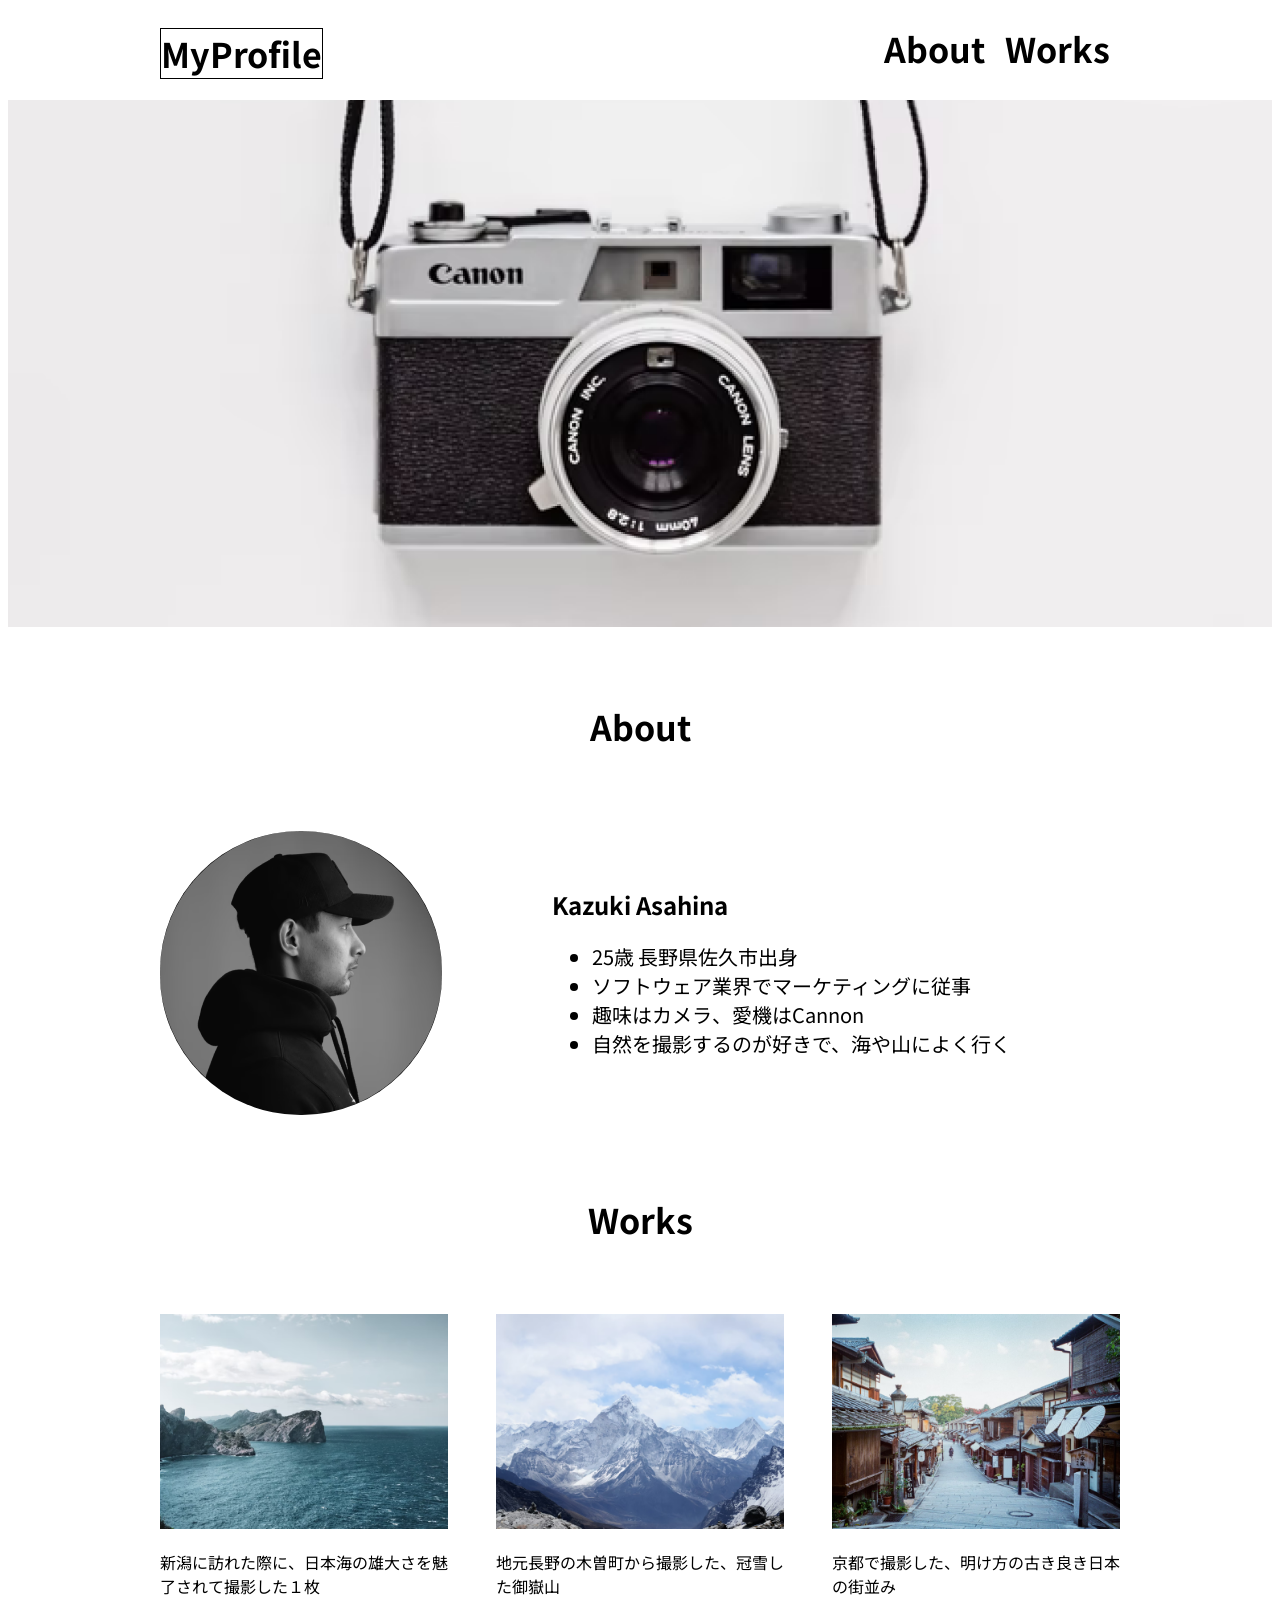
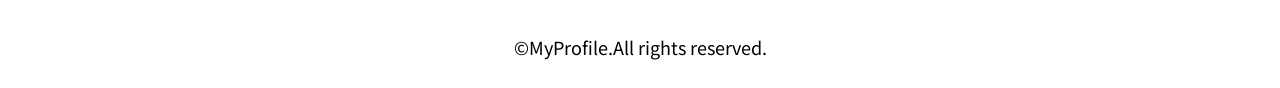
<file: kadai_001/index.html>
<!DOCTYPE html>
<html>

<head>
  <title>模写コーディング課題</title>
  <meta charset="UTF-8">
  <meta name="viewport" content="width=device-width, initial-scale=1.0">
  <link rel="stylesheet" href="style.css">
  <link rel="preconnect" href="https://fonts.googleapis.com">
<link rel="preconnect" href="https://fonts.gstatic.com" crossorigin>
<link href="https://fonts.googleapis.com/css2?family=Noto+Sans+JP:wght@100..900&display=swap" rel="stylesheet">
</head>

<body>

  <header>
    <h1><a href="#myprofile"> MyProfile</a></h1>
    <nav>
      <ul class="about-works">
        <li><a href="#about">About</a></li>
        <li><a href="#works">Works</a></li>
      </ul>
    </nav>
  </header>


  <main>
    <article>
      <div id="image-main">
        <img src="images/main.png" alt=カメラ写真>
      </div>

      <!-- About -->
      <section class="about">
        <h2 id="about">About</h2>
        <div class="about-contents">
          <img id="about-photo" src="images/about.png" alt=顔写真 class="photo">
          <div id="content">
            <h2 class="name">Kazuki Asahina</h2>
            <ul>
              <li>25歳 長野県佐久市出身</li>
              <li>ソフトウェア業界でマーケティングに従事</li>
              <li>趣味はカメラ、愛機はCannon</li>
              <li>自然を撮影するのが好きで、海や山によく行く</li>
            </ul>
          </div>
        </div>
      </section>

      <!-- Works -->

      <section class="works">
        <h2 id="works">Works</h2>
        <div class="works-flex">
          <div class="item">
            <img id="works1" src="images/works1.png" alt="日本海の写真">
            <p>新潟に訪れた際に、日本海の雄大さを魅了されて撮影した１枚</p>
          </div>
          <div class="item">
            <img id="works2" src="images/works2.png" alt="御嶽山の写真">
            <p>地元長野の木曽町から撮影した、冠雪した御嶽山</p>
          </div>
          <div class="item">
            <img id="works3" src="images/works3.png" alt="京都の写真">
            <p>京都で撮影した、明け方の古き良き日本の街並み</p>
          </div>
        </div>
      </section>
    </article>
  </main>

  <footer>
    <span id="copyright">&copy;MyProfile.All rights reserved.</span>
  </footer>
</body>

</html>
</file>
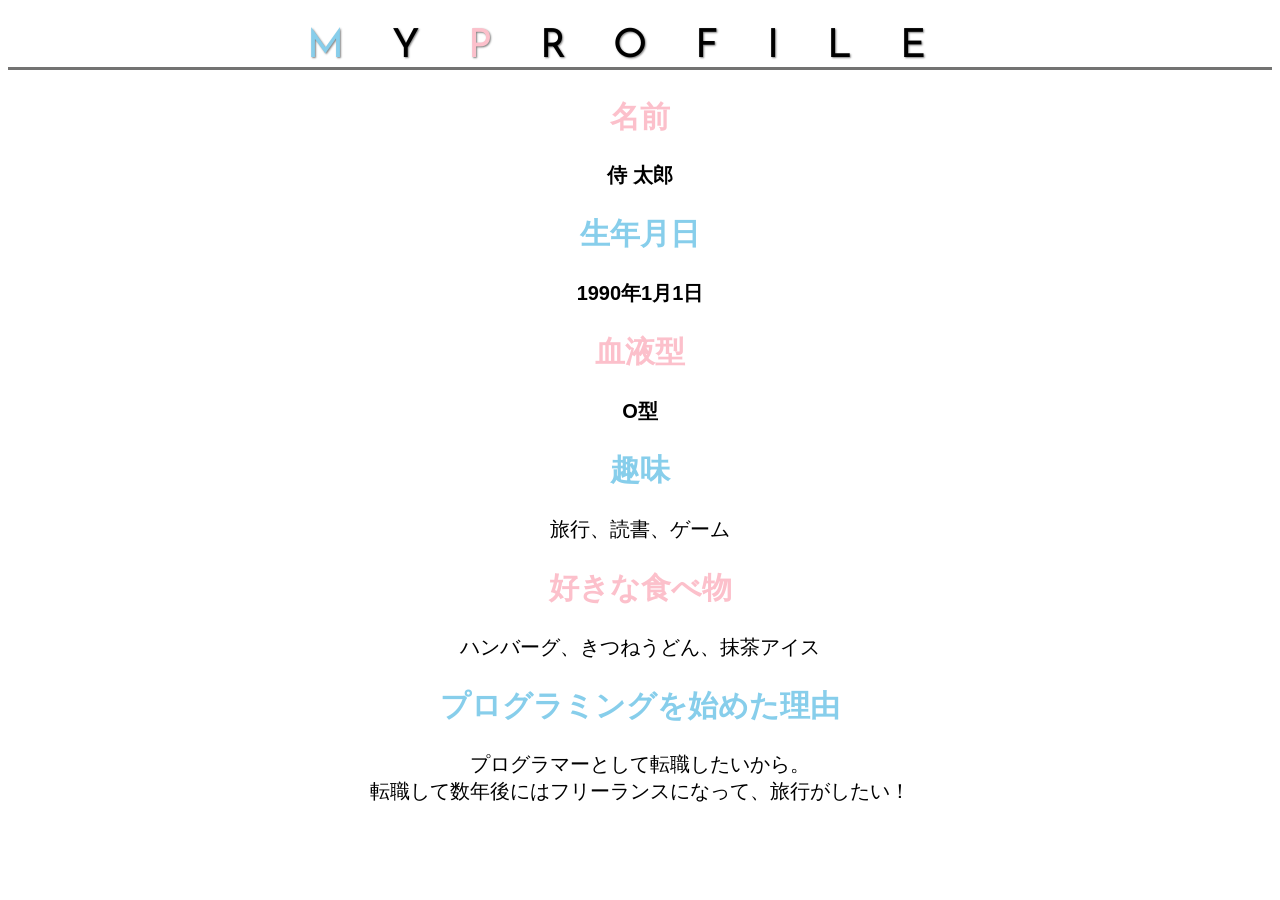
<file: kadai_014/kadai_014.html>
<!DOCTYPE html>
<html>

<head>
  <title>14章課題</title>
  <meta name="description" content="このページは14章の課題です。">
  <meta charset="utf-8">
  <link rel="stylesheet" href="style.css">
  <link rel="preconnect" href="https://fonts.googleapis.com">
  <link rel="preconnect" href="https://fonts.gstatic.com" crossorigin>
  <link href="https://fonts.googleapis.com/css2?family=Josefin+Sans:ital,wght@0,100..700;1,100..700&display=swap"
    rel="stylesheet">
</head>

<body>
  <h1>
    <span class="text-skyblue">M</span>Y<span class="text-pink">P</span>ROFILE
  </h1>
  <div id="basic">
    <h2 class="text-pink">名前</h2>
    <p>侍 太郎</p>
    <h2 class="text-skyblue">生年月日</h2>
    <p>1990年1月1日</p>
    <h2 class="text-pink">血液型</h2>
    <p>O型</p>
  </div>
  <h2 class="text-skyblue">趣味</h2>
  <P>旅行、読書、ゲーム</P>
  <h2 class="text-pink">好きな食べ物</h2>
  <p>ハンバーグ、きつねうどん、抹茶アイス</p>
  <h2 class="text-skyblue">プログラミングを始めた理由</h2>
  <p>プログラマーとして転職したいから。<br>転職して数年後にはフリーランスになって、旅行がしたい！</p>
</body>

</html>
</file>
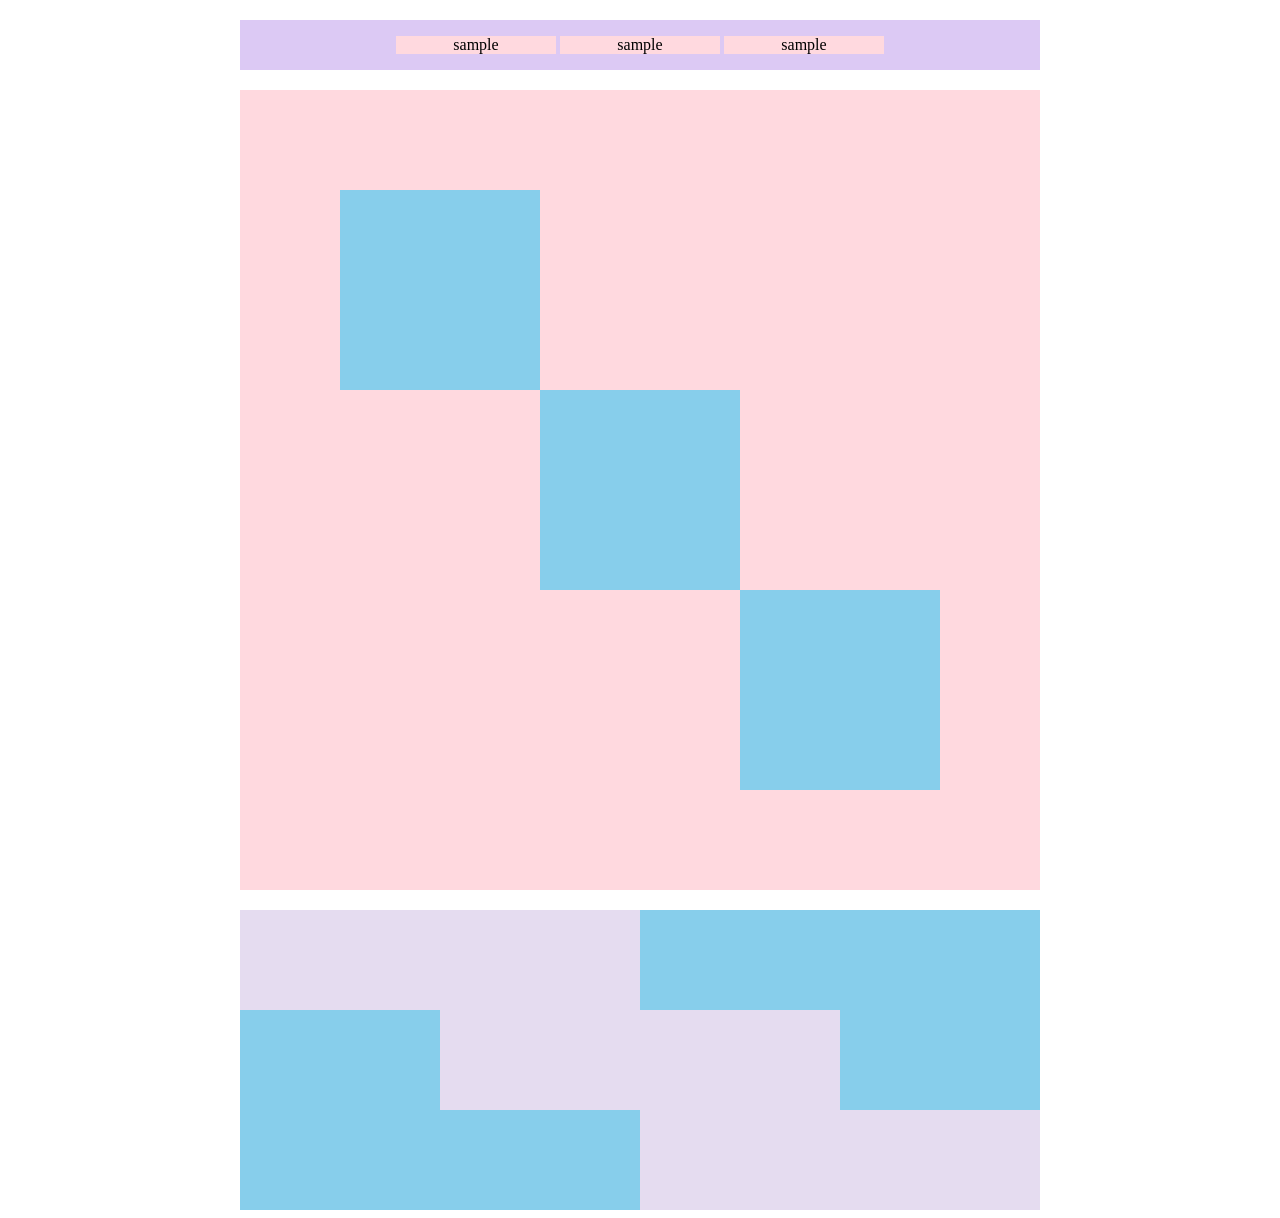
<file: kadai_018/kadai_018.html>
<!doctype html>
<html>

<head>
  <title>18章課題</title>
  <meta name="description" content="このページは18章の課題です。">
  <meta charset="utf-8">
  <link rel="stylesheet" href="style.css">
</head>

<body>
  <div id="top">
    <p class="top-child">sample</P>
    <p class="top-child">sample</p>
    <p class="top-child">sample</p>
  </div>
  <div id="middle">
    <div id="middle-child01"></div>
    <div id="middle-child02"></div>
    <div id="middle-child03"></div>
  </div>
  <div id="bottom">
    <div id="bottom-child01"></div>
    <div id="bottom-child02"></div>
    <div id="bottom-child03"></div>
  </div>
</body>

</html>
</file>
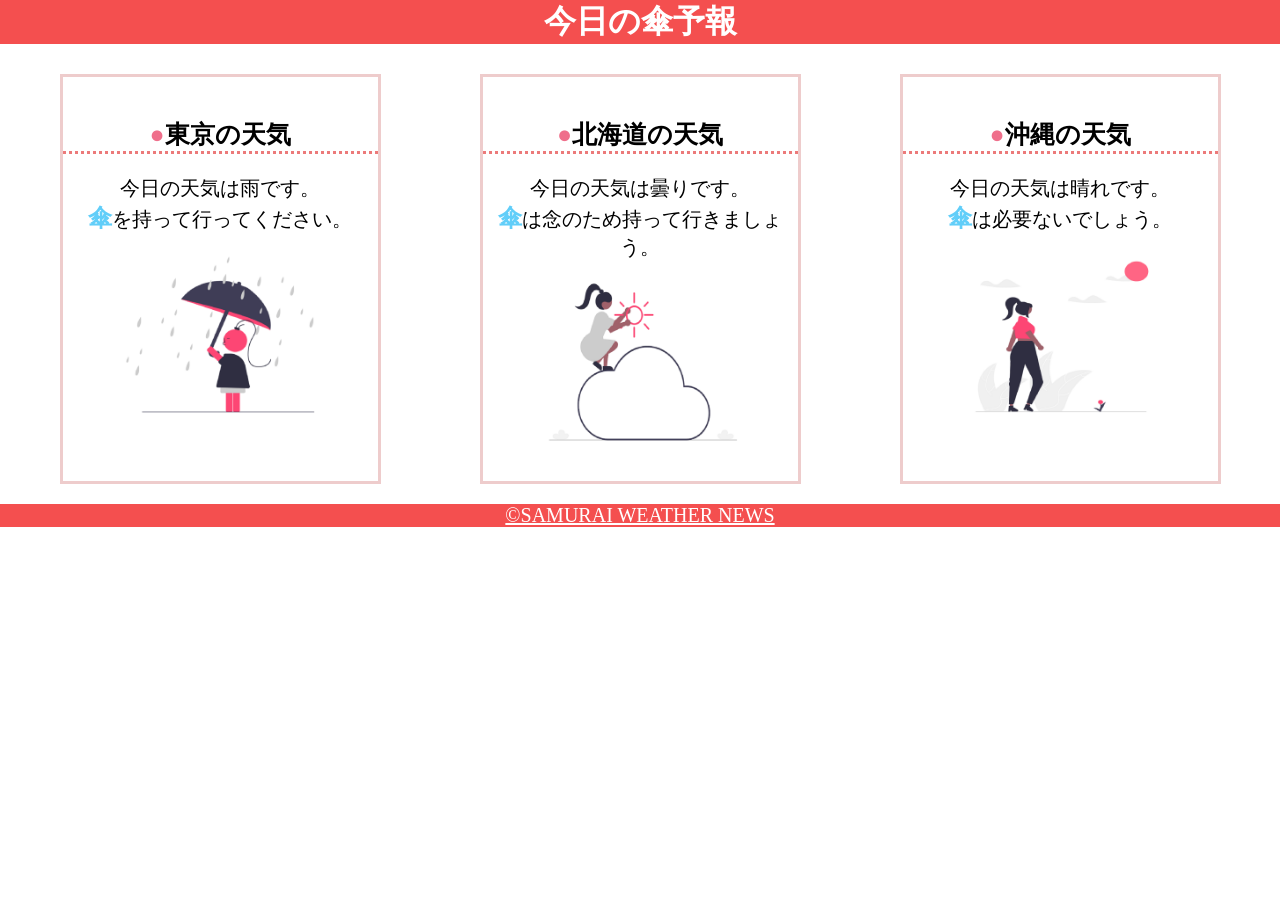
<file: kadai_022/kadai_022.html>
<!doctype html>
<html>

<head>
  <title>22章課題</title>
  <meta name="description" content="このページは22章の課題です。">
  <meta charset="utf-8">
  <meta name="viewport" content="width=device-width, initial-scale=1.0">
  <link rel="stylesheet" href="style.css">

</head>

<body>
  <header>
    <h1>今日の傘予報</h1>
  </header>
  <main>
    <div id="parent">
      <div class="contents">
        <h2>東京の天気</h2>
        <p>今日の天気は雨です。</p>
        <p>傘を持って行ってください。</p>
        <img src="images/rainy.png" alt="雨画像">
      </div>

      <div class="contents">
        <h2>北海道の天気</h2>
        <p>今日の天気は曇りです。</p>
        <p>傘は念のため持って行きましょう。</p>
        <img src="images/cloudy.png" alt="曇り画像">
      </div>

      <div class="contents">
        <h2>沖縄の天気</h2>
        <p>今日の天気は晴れです。</p>
        <p>傘は必要ないでしょう。</p>
        <img src="images/sunny.png" alt="晴れ画像">
      </div>
    </div>
  </main>
  <footer>
    <a href="https://www.sejuku.net/corp/">&copy;SAMURAI WEATHER NEWS</a>
  </footer>
</body>

</html>
</file>
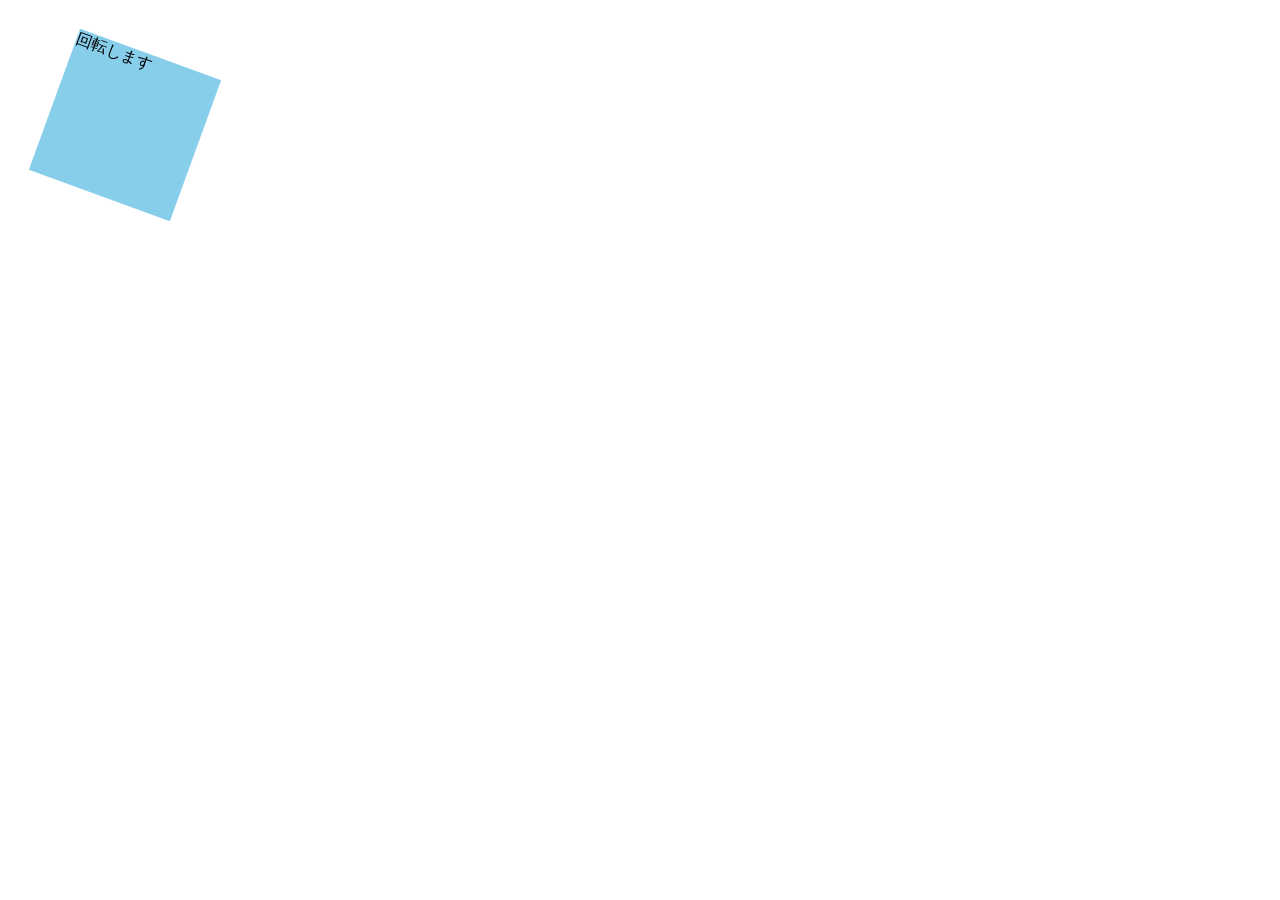
<file: kadai_mdn_css/mdn.html>
<!DOCTYPE html>
<html>

<head>
    <style>
        div {
            position: absolute;
            left: 50px;
            top: 50px;
            width: 150px;
            height: 150px;
            background-color: skyblue;
            transform: rotate(20deg)
        }
    </style>
</head>

<body>
    <div>
        回転します
    </div>

</body>

</html>
</file>
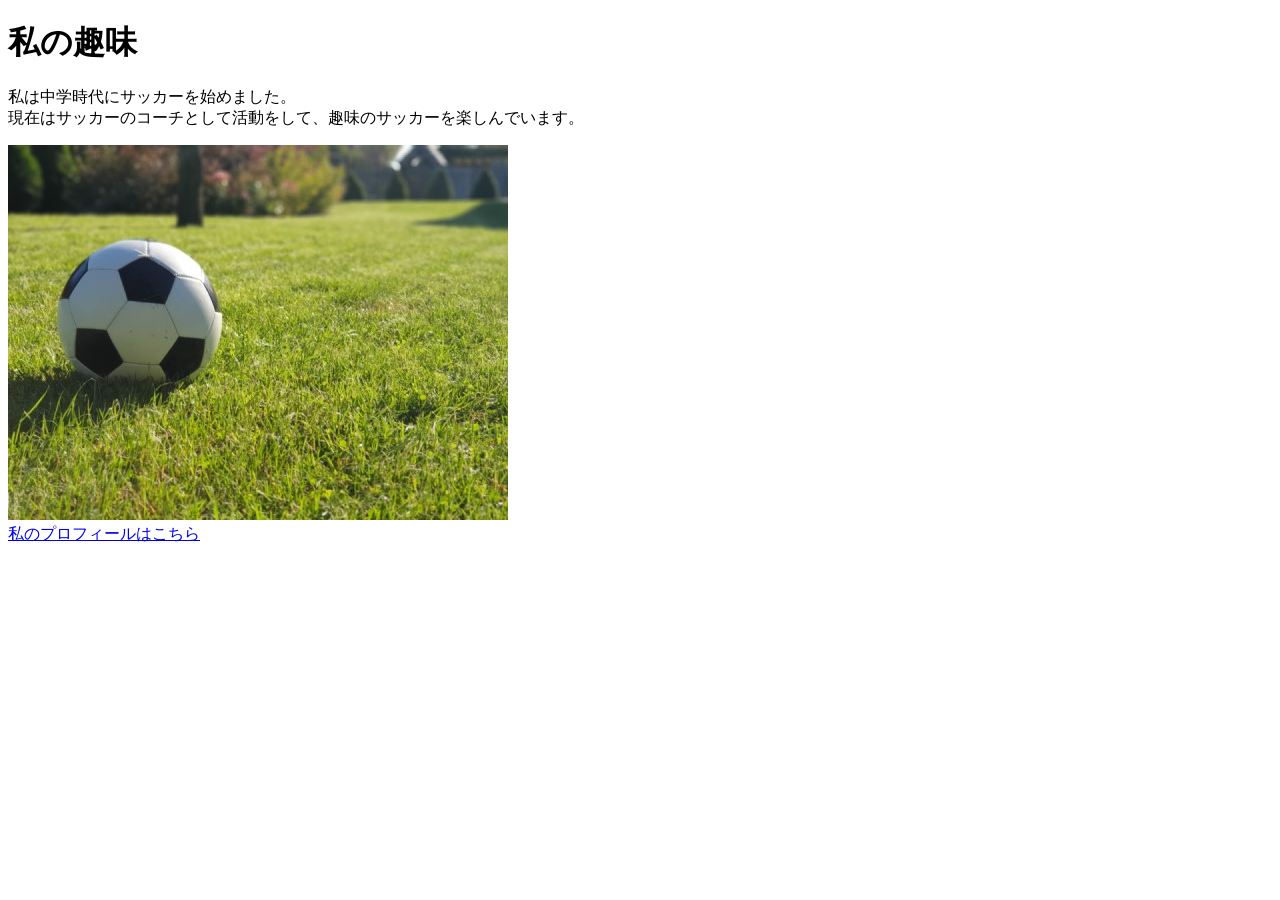
<file: kadai_005/html/kadai_005.html>
<!DOCTYPE html>
<html>

<head>
  <meta chaeset="utf-8">
  <title>5章課題</title>
  <meta name="description" content="このページは5章の課題です。">
</head>

<body>
  <h1>私の趣味</h1>
  <p>私は中学時代にサッカーを始めました。<br>現在はサッカーのコーチとして活動をして、趣味のサッカーを楽しんでいます。</p>
  <img src="../images/sample.jpg" alt="写真">
  <br>
  <a href="https://twitter.com/samuraijuku">私のプロフィールはこちら</a>
</body>

</html>
</file>
<file: kadai_001/style.css>
body {
  color: #000000;
  background-color: #ffffff;
  font-family: 'Noto Sans JP', sans-serif;
}


/* header */
header {
  color: #000000;
  display: flex;
  max-width: 960px;
  margin: 0 auto;
  justify-content: space-between;
}

h1 a {
  border: 1px solid black;
  color: #000000;
  font-size: 34px;
  text-decoration: none;
}

nav ul {
  display: flex;
  list-style: none;
}

nav ul a {
  text-decoration: none;
  color: #000000;
  font-size: 34px;
  font-weight: bold;
  margin: 0 10px;
}

/* カメラ画像 */
#image-main img {
  width: 100%;
}


/* about */
.about-contents {
  padding: 10px;
  display: flex;
  flex-wrap: wrap;
  align-items: center;
  margin: 20px auto;
  max-width: 960px;
}

#content {
  margin: 0 auto;
  padding: 0 20px;
  font-size: 20px;
}

.name {
  font-size: 24px;
  font-weight: bold;
}

#about {
  font-size: 34px;
  text-align: center;
  margin: 70px;
}

.photo {
  border-radius: 140px 140px 140px 140px;
}


/* works */
section.works {
  max-width: 960px;
  margin: 0 auto;
}

#works {
  font-size: 34px;
  text-align: center;
  margin: 70px;
}

.works-flex {
  display: flex;
  justify-content: space-between;
}

.item {
  width: 30%;
}

.item img {
  width: 100%;
}

/* footer */
footer {
  font-size: 18px;
  text-align: center;
  padding: 20px;
}

/* 最大７６７px*/
@media screen and (max-width:767px) {

  nav ul {
    font-size: 10px;
  }

  nav ul a {


  }

  #about {
    margin: 40px auto;
  }

  .photo {
    margin: auto;
  }

  #works {
    margin: 40px;
  }

  .item img {
    display: block;
  }
}
</file>
<file: kadai_014/style.css>
html {
  font-size: 20px;
}

body {
  font-family: "Arial", "Meiryo", sans-serif;
  font-size: 20px;
  text-align:center;
}

h1 {
  font-family: "Josefin Sans", sans-serif;
  font-optical-sizing: auto;
  font-weight: 400;
  font-style: normal;
  font-size: 2rem;
  letter-spacing: 1.2em;
  text-shadow:1px 1px 2px gray;
  border-bottom: solid 3px rgb(115, 115, 114); 
  
}

.text-pink {
  color: rgb(252, 192, 203);
}

.text-skyblue {
  color: skyblue;
}

#basic p{
  font-weight:bold;
}
</file>
<file: kadai_018/style.css>
#top {
  width:800px;
  background-color:#dcc9f4;
  text-align: center;
  margin:20px auto;
}
.top-child {
  width:20%;
  background-color:#ffd9df;
  display:inline-block;
}

#middle {
  width:800px;
  height:800px;
  margin:20px auto;
  background-color:#ffd9df;
  position:relative;
}
#middle>div {
  width:200px;
  height:200px;
  background-color:#87ceeb;
}
#middle-child01 {
  position:absolute;
  top:100px;
  left:100px; 
}
#middle-child02 {
  position:absolute;
  top:300px;
  left:300px; 
}
#middle-child03 { 
  position:absolute;
  top:500px;
  left:500px;
}

#bottom {
   width:800px;
   height:300px;
   text-align:center;
   background-color:#87ceeb;
   margin:0px auto; 
}
#bottom-child01 {
  width:400px;
  height:100px;
  background-color:#e5dcf0;
}
#bottom-child02 {
  width:400px;
  height:100px;
  background-color:#e5dcf0;
  position:relative;
  left:200px;
}
#bottom-child03 {
  width:400px;
  height:100px;
  background-color:#e5dcf0;
  position:relative;
  left:400px;
}
</file>
<file: kadai_022/style.css>
h1,
p,
body {
  margin: 0;
}

p,
a {
  font-size: 20px;
}

header {
  margin-bottom: 20px;
  background-color: rgb(244, 79, 79);
  text-align: center;
}

h1 {
  color: rgb(255, 255, 255);
}

main {
  margin: 10px;
}

#parent {
  display: flex;
  justify-content: space-around;
}

.contents {
  border: solid 3px rgb(238, 204, 204);
  flex-basis: 25%;
  margin: 10px 15px;
  padding: 20px 0px;
  text-align: center;
}

h2 {
  font-size: 25px;
  border-bottom: dotted 3px rgb(236 122 122);
}

h2::before {
  content: "●";
  color: rgb(239 111 139);
}

div p:nth-of-type(2)::first-letter {
  font-size: 24px;
  font-weight: bold;
  color: rgb(97 206 249);
}

.contents img {
  margin: 10px 0;
  width: 70%;
}

footer {
  background-color: rgb(244 79 79);
  text-align: center;
}

a {
  color: rgb(255 255 255);
}

a:visited {
  color: rgb(193 234 251);
}

a:hover {
  color: rgb(245 178 168);
}

@media screen and (max-width: 768px) {
  h2 {
    font-size: 30px;
  }

  p {
    font-size: 25px;
  }

  #parent {
    display: block;
  }
}
</file>
